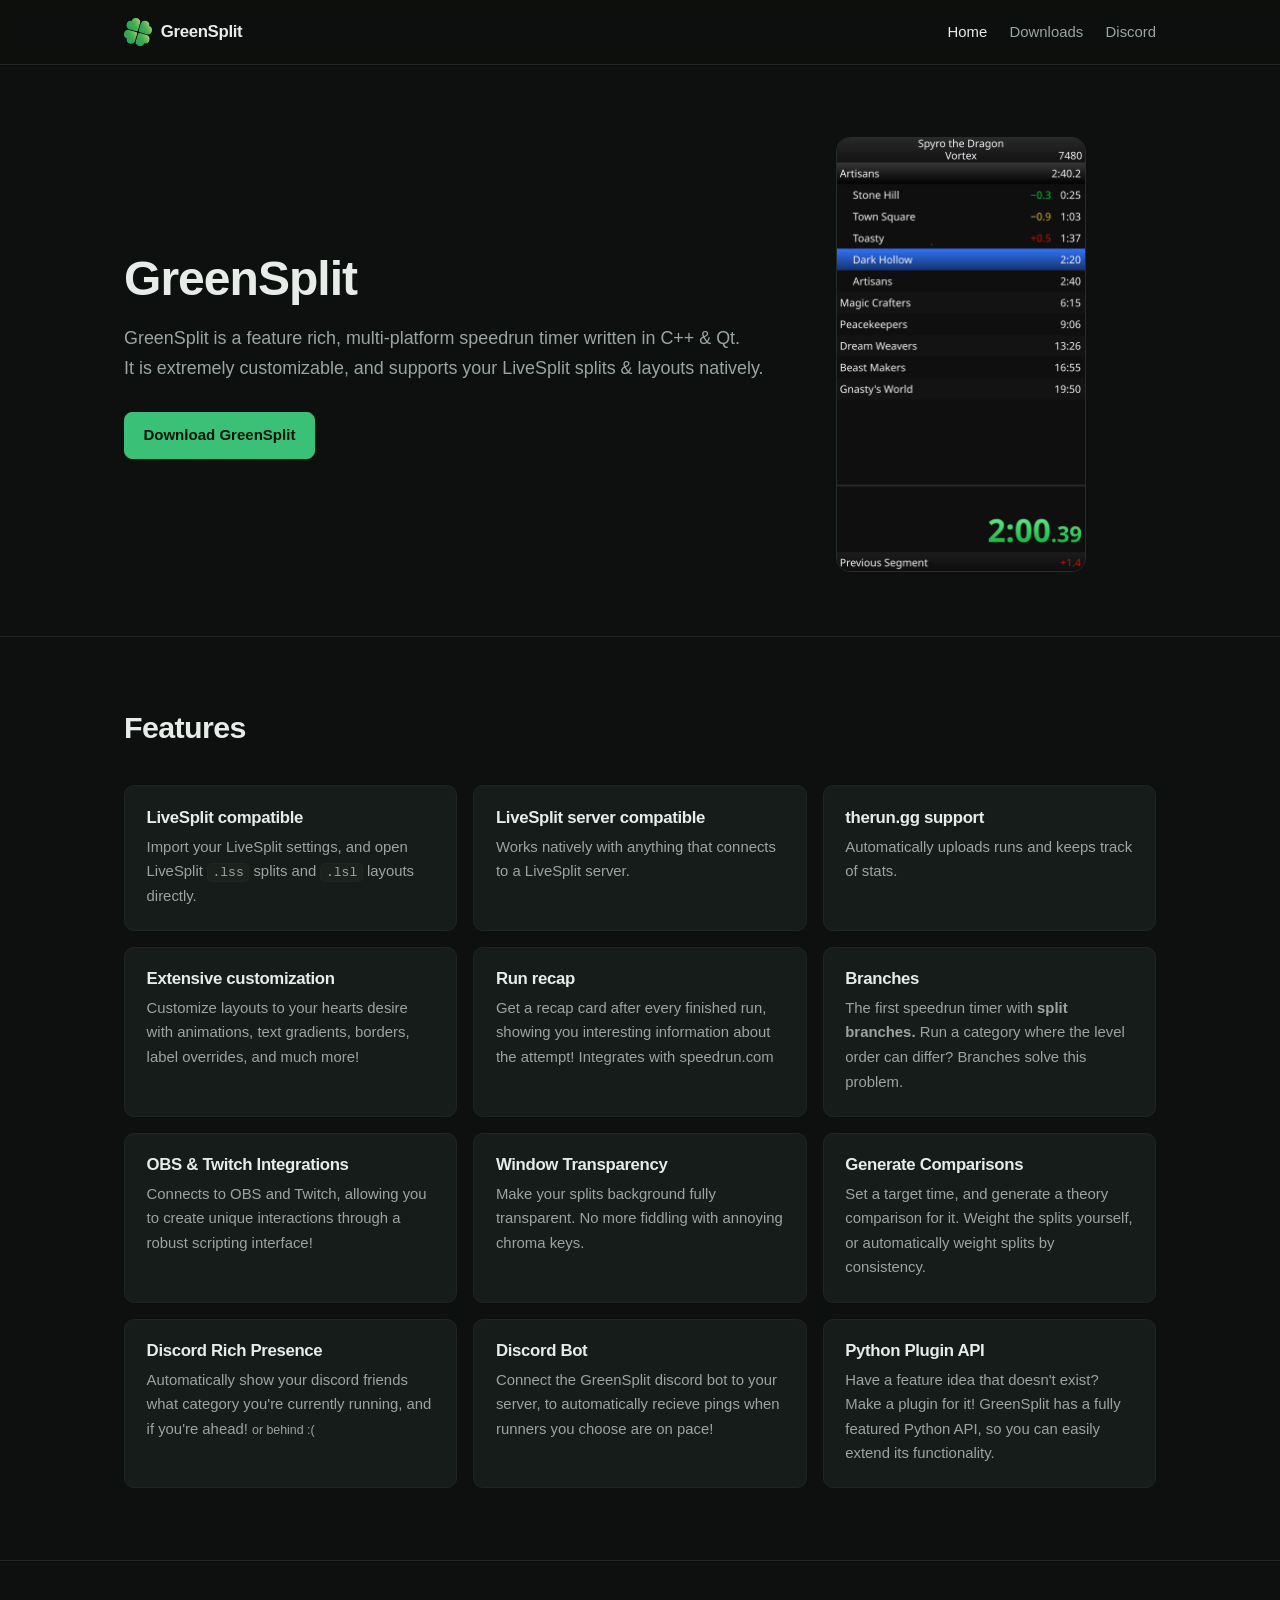
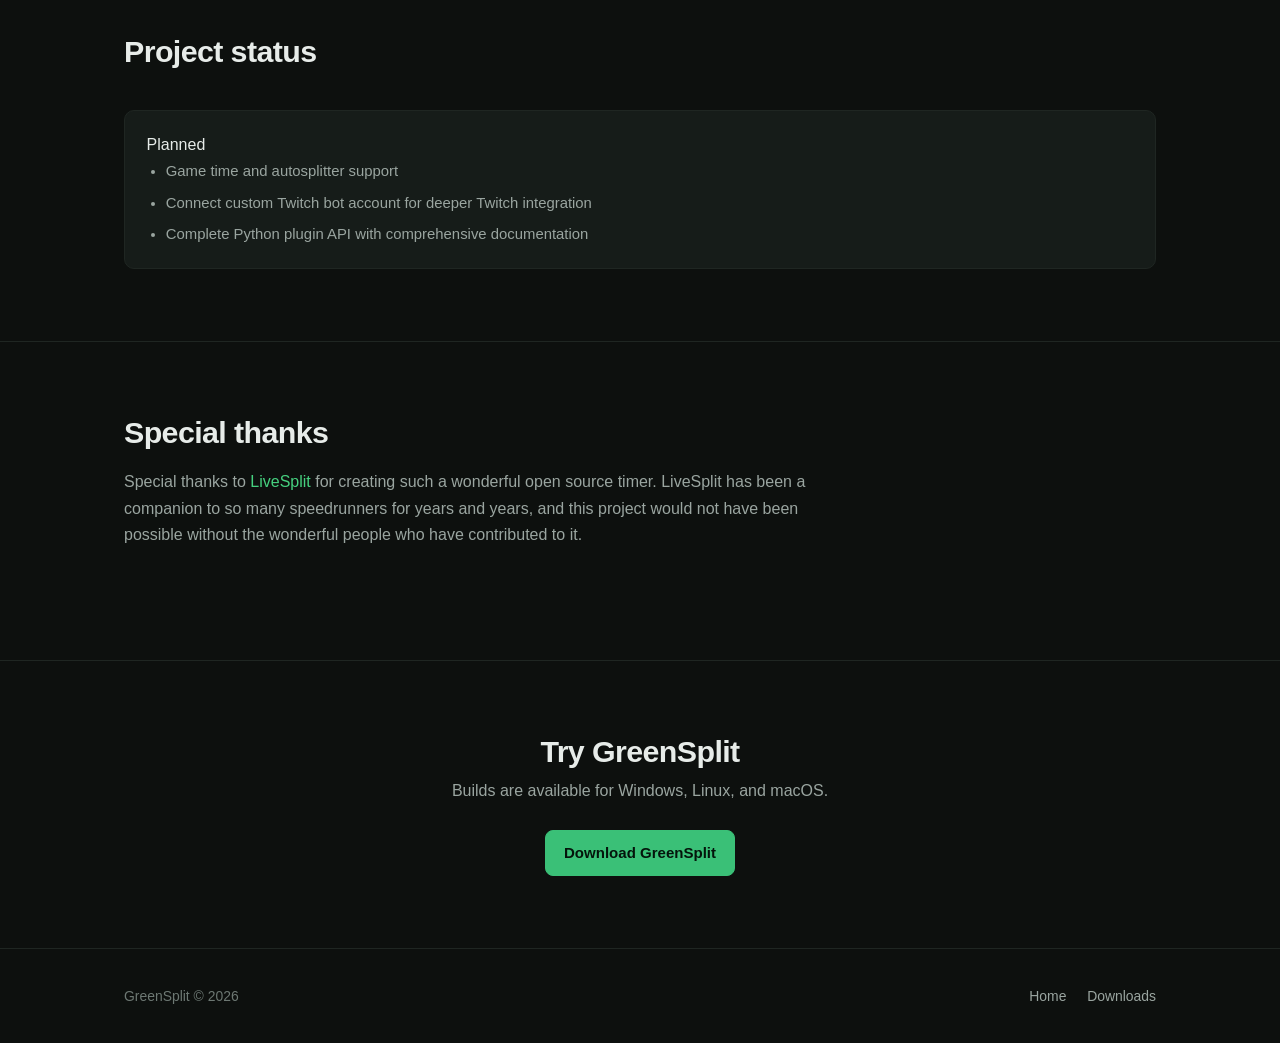
<file: index.html>
<!doctype html>
<html lang="en">
<head>
  <meta charset="utf-8">
  <meta name="viewport" content="width=device-width, initial-scale=1">
  <title>GreenSplit</title>
  <meta name="description" content="GreenSplit is an open-source speedrun timer for Windows, Linux, and macOS, with LiveSplit support, branches, plugins, OBS integration, and more.">
  <link rel="icon" href="assets/icon.png" type="image/png">
  <link rel="stylesheet" href="assets/css/style.css">
</head>
<body>

<!-- Header -->

<header class="site-header">
  <div class="wrap nav">
      <a class="brand" href="index.html">
        <img src="assets/icon.png" alt="" aria-hidden="true">
        GreenSplit
      </a>

    <button class="nav-toggle" type="button" aria-expanded="false" aria-controls="nav-links">Menu</button>

    <nav class="nav-links" id="nav-links">
      <a href="index.html" aria-current="page">Home</a>
      <a href="download.html">Downloads</a>
      <a href="https://server.greensplit.net" target="_blank" rel="noopener">Discord</a>
    </nav>
  </div>
</header>

<main>

  <!-- Hero -->
  <section class="hero">
    <div class="wrap hero-grid">
      <div class="hero-copy">
        <h1>GreenSplit</h1>
        <p class="lede">
          GreenSplit is a feature rich, multi-platform speedrun timer written in C++ & Qt.<br> It is extremely customizable, and supports your LiveSplit splits & layouts natively.
        </p>

        <div class="btn-row">
          <a class="btn btn-primary" href="download.html">Download GreenSplit</a>
        </div>
      </div>

      <img class="hero-picture" src="assets/greensplit-example.png" width="500" height="870"
        alt="GreenSplit Picture">
    </div>
  </section>

  <!-- Features -->
  <section class="section" id="features">
    <div class="wrap">
      <div class="section-head">
        <h2>Features</h2>
      </div>

      <div class="grid grid-3">

        <article class="card">
          <h3>LiveSplit compatible</h3>
          <p>Import your LiveSplit settings, and open LiveSplit <code>.lss</code> splits and <code>.lsl</code> layouts directly.</p>
        </article>

        <article class="card">
          <h3>LiveSplit server compatible</h3>
          <p>Works natively with anything that connects to a LiveSplit server.</p>
        </article>

        <article class="card">
          <h3>therun.gg support</h3>
          <p>Automatically uploads runs and keeps track of stats.</p>
        </article>

        <article class="card">
          <h3>Extensive customization</h3>
          <p>Customize layouts to your hearts desire with animations, text gradients, borders, label overrides, and much more!</p>
        </article>

        <article class="card">
          <h3>Run recap</h3>
          <p>Get a recap card after every finished run, showing you interesting information about the attempt! Integrates with speedrun.com</p>
        </article>

        <article class="card">
          <h3>Branches</h3>
          <p>The first speedrun timer with <strong>split branches.</strong> Run a category where the level order can differ?
          Branches solve this problem.</p>
        </article>

        <article class="card">
          <h3>OBS &amp; Twitch Integrations</h3>
          <p>Connects to OBS and Twitch, allowing you to create unique interactions through a robust scripting interface!</p>
        </article>

        <article class="card">
          <h3>Window Transparency</h3>
          <p>Make your splits background fully transparent. No more fiddling with annoying chroma keys.</p>
        </article>

        <article class="card">
          <h3>Generate Comparisons</h3>
          <p>Set a target time, and generate a theory comparison for it. Weight the
          splits yourself, or automatically weight splits by consistency.</p>
        </article>

        <article class="card">
          <h3>Discord Rich Presence</h3>
          <p>Automatically show your discord friends what category you're currently running, and if you're ahead! <small>or behind :(</small></p>
        </article>

        <article class="card">
          <h3>Discord Bot</h3>
          <p>Connect the GreenSplit discord bot to your server, to automatically recieve pings when runners you choose are on pace!</p>
        </article>

        <article class="card">
          <h3>Python Plugin API</h3>
          <p>Have a feature idea that doesn't exist? Make a plugin for it! GreenSplit has a fully featured Python API, so you can easily extend its functionality.</p>
        </article>

      </div>
    </div>
  </section>

  <!-- Status -->
  <section class="section" id="status">
    <div class="wrap">
      <div class="section-head">
        <h2>Project status</h2>
      </div>

      <article class="card status-card">
        <span class="tag tag-next">Planned</span>
        <ul class="simple-list">
          <li>Game time and autosplitter support</li>
          <li>Connect custom Twitch bot account for deeper Twitch integration</li>
          <li>Complete Python plugin API with comprehensive documentation</li>
        </ul>
      </article>
    </div>
  </section>

  <!-- Special Thanks -->
  <section class="section" id="special-thanks">
    <div class="wrap">
      <div class="section-head">
        <h2>Special thanks</h2>
        <p>
          Special thanks to
          <a href="https://github.com/LiveSplit/LiveSplit" target="_blank" rel="noopener noreferrer">LiveSplit</a>
          for creating such a wonderful open source timer. LiveSplit has been a companion to so many speedrunners for years and years, and this project would not have been possible without the wonderful people who have contributed to it.
        </p>
      </div>
    </div>
  </section>

  <!-- Download -->
  <section class="section cta">
    <div class="wrap">
      <h2>Try GreenSplit</h2>
      <p>Builds are available for Windows, Linux, and macOS.</p>
      <div class="btn-row">
        <a class="btn btn-primary" href="download.html">Download GreenSplit</a>
        <!--<a class="btn" href="download.html#source">Build from source</a>-->
      </div>
    </div>
  </section>

</main>

<footer class="site-footer">
  <div class="wrap footer-inner">
    <span>GreenSplit &copy; <span data-year>2026</span></span>
    <nav class="footer-links">
      <a href="index.html">Home</a>
      <a href="download.html">Downloads</a>
    </nav>
  </div>
</footer>

<script src="assets/js/main.js"></script>
</body>
</html>
</file>
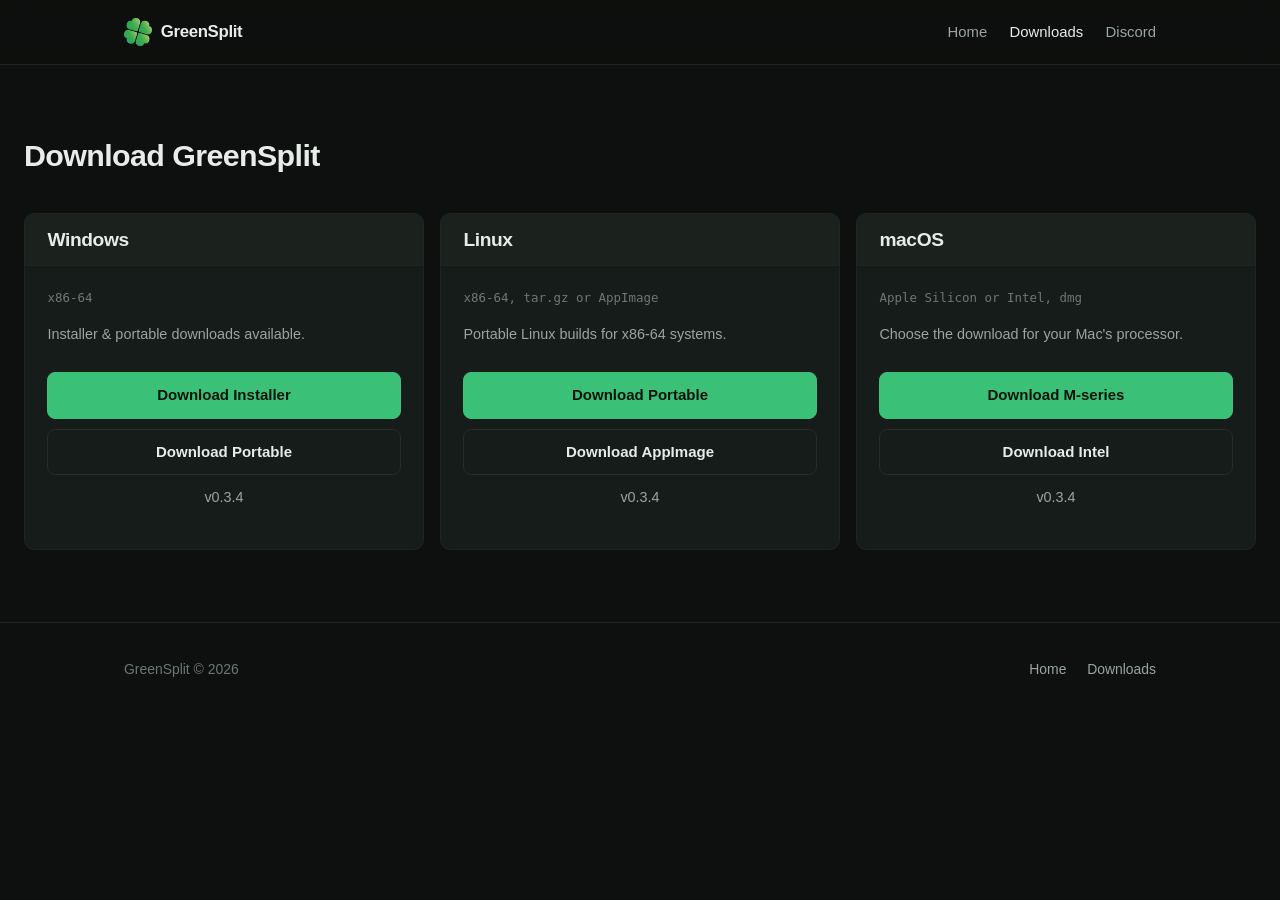
<file: download.html>
<!doctype html>
<html lang="en">
<head>
<meta charset="utf-8">
<meta name="viewport" content="width=device-width, initial-scale=1">
<title>GreenSplit</title>
<meta name="description" content="Download GreenSplit for Windows, Linux, and macOS.">
<link rel="icon" href="assets/icon.png" type="image/png">
<link rel="stylesheet" href="assets/css/style.css">

</head>
<body>

<header class="site-header">
  <div class="wrap nav">
      <a class="brand" href="index.html">
        <img src="assets/icon.png" alt="" aria-hidden="true">
        GreenSplit
      </a>
    <button class="nav-toggle" type="button" aria-expanded="false" aria-controls="nav-links">Menu</button>
    <nav class="nav-links" id="nav-links">
      <a href="index.html">Home</a>
      <a href="download.html" aria-current="page">Downloads</a>
      <a href="https://server.greensplit.net" target="_blank" rel="noopener">Discord</a>
    </nav>
  </div>
</header>

<main>
  <section class="section" style="border-top:0">
    <div class="wrap downloads-wrap">
      <div class="section-head">
        <h2>Download GreenSplit</h2>
      </div>

      <div class="grid grid-3">
        <div class="platform">
          <div class="platform-head">
            <h3>Windows</h3>
          </div>
          <div class="platform-body">
            <p class="arch">x86-64</p>
            <p>
              Installer &amp; portable downloads available.
            </p>
            <a class="btn btn-primary" href="https://github.com/GreenSplit/GreenSplit-Releases/releases/download/v0.3.4/GreenSplit-0.3.4-windows-x86_64-setup.exe">Download Installer</a>
            <a class="btn" href="https://github.com/GreenSplit/GreenSplit-Releases/releases/download/v0.3.4/GreenSplit-0.3.4-windows-x86_64.zip">Download Portable</a>
            <p class="platform-state">v0.3.4</p>
          </div>
        </div>

        <div class="platform">
          <div class="platform-head">
            <h3>Linux</h3>
          </div>
          <div class="platform-body">
            <p class="arch">x86-64, tar.gz or AppImage</p>
            <p>
              Portable Linux builds for x86-64 systems.
            </p>
            <a class="btn btn-primary" href="https://github.com/GreenSplit/GreenSplit-Releases/releases/download/v0.3.4/GreenSplit-0.3.4-linux-x86_64.tar.gz">Download Portable</a>
            <a class="btn" href="https://github.com/GreenSplit/GreenSplit-Releases/releases/download/v0.3.4/GreenSplit-0.3.4-linux-x86_64.AppImage">Download AppImage</a>
            <p class="platform-state">v0.3.4</p>
          </div>
        </div>

        <div class="platform">
          <div class="platform-head">
            <h3>macOS</h3>
          </div>
          <div class="platform-body">
            <p class="arch">Apple Silicon or Intel, dmg</p>
            <p>
              Choose the download for your Mac's processor.
            </p>
            <a class="btn btn-primary" href="https://github.com/GreenSplit/GreenSplit-Releases/releases/download/v0.3.4/GreenSplit-0.3.4-macos-arm64.dmg">Download M-series</a>
            <a class="btn" href="https://github.com/GreenSplit/GreenSplit-Releases/releases/download/v0.3.4/GreenSplit-0.3.4-macos-x86_64.dmg">Download Intel</a>
            <p class="platform-state">v0.3.4</p>
          </div>
        </div>
      </div>

    </div>
  </section>
</main>

<footer class="site-footer">
  <div class="wrap footer-inner">
    <span>GreenSplit &copy; <span data-year>2026</span></span>
    <nav class="footer-links">
      <a href="index.html">Home</a>
      <a href="download.html">Downloads</a>
    </nav>
  </div>
</footer>

<script src="assets/js/main.js"></script>
</body>
</html>
</file>
<file: assets/css/style.css>
/* GreenSplit site styles */

:root {
  --bg: #0d100e;
  --bg-soft: #121714;
  --surface: #161c19;
  --surface-2: #1b221e;
  --border: #262e29;
  --border-soft: #1f2622;

  --text: #e7ece9;
  --text-dim: #9aa5a0;
  --text-faint: #6d7873;

  --accent: #46d17f;
  --accent-soft: rgba(70, 209, 127, 0.12);
  --accent-line: rgba(70, 209, 127, 0.35);

  --btn-accent: #3ac077;
  --btn-accent-hover: #45cd83;
  --btn-accent-text: #04140b;

  --radius: 10px;
  --radius-lg: 14px;

  --font: -apple-system, BlinkMacSystemFont, "Segoe UI", Roboto, "Helvetica Neue",
    Arial, sans-serif;
  --mono: ui-monospace, "SF Mono", "JetBrains Mono", "Cascadia Mono", Menlo,
    Consolas, monospace;

  --wrap: 1080px;
}

*,
*::before,
*::after {
  box-sizing: border-box;
}

html {
  scroll-behavior: smooth;
  scroll-padding-top: 5rem;
}

body {
  margin: 0;
  background: var(--bg);
  color: var(--text);
  font-family: var(--font);
  font-size: 16px;
  line-height: 1.65;
  -webkit-font-smoothing: antialiased;
}

h1,
h2,
h3,
h4 {
  line-height: 1.2;
  margin: 0 0 0.6em;
  font-weight: 650;
  letter-spacing: -0.02em;
}

h1 {
  font-size: clamp(2.1rem, 5vw, 3rem);
}

h2 {
  font-size: clamp(1.5rem, 3vw, 1.9rem);
}

h3 {
  font-size: 1.05rem;
}

p {
  margin: 0 0 1rem;
}

a {
  color: var(--accent);
  text-decoration: none;
}

a:hover {
  text-decoration: underline;
}

code {
  font-family: var(--mono);
  font-size: 0.875em;
  background: var(--surface-2);
  border: 1px solid var(--border-soft);
  border-radius: 5px;
  padding: 0.1em 0.35em;
}

::selection {
  background: rgba(70, 209, 127, 0.3);
}

/* ---------- layout ---------- */

.wrap {
  width: 100%;
  max-width: var(--wrap);
  margin: 0 auto;
  padding: 0 1.5rem;
}

.section {
  padding: 4.5rem 0;
  border-top: 1px solid var(--border-soft);
}

.section-head {
  max-width: 46rem;
  margin-bottom: 2.5rem;
}

.section-head p {
  color: var(--text-dim);
  margin: 0;
}

.eyebrow {
  font-size: 0.76rem;
  text-transform: uppercase;
  letter-spacing: 0.11em;
  color: var(--accent);
  font-weight: 600;
  margin: 0 0 0.7rem;
}

/* ---------- header ---------- */

.site-header {
  position: sticky;
  top: 0;
  z-index: 50;
  background: rgba(13, 16, 14, 0.85);
  backdrop-filter: blur(10px);
  border-bottom: 1px solid var(--border-soft);
}

.nav {
  display: flex;
  align-items: center;
  gap: 1.5rem;
  height: 4rem;
}

.brand {
  display: inline-flex;
  align-items: center;
  gap: 0.55rem;
  color: var(--text);
  font-weight: 650;
  letter-spacing: -0.02em;
  font-size: 1.05rem;
}

.brand:hover {
  text-decoration: none;
}

.brand img {
  display: block;
  width: 1.75rem;
  height: 1.75rem;
  object-fit: contain;
}

.nav-links {
  display: flex;
  align-items: center;
  gap: 1.4rem;
  margin-left: auto;
}

.nav-links a {
  color: var(--text-dim);
  font-size: 0.93rem;
}

.nav-links a:hover,
.nav-links a[aria-current="page"] {
  color: var(--text);
  text-decoration: none;
}

.nav-toggle {
  display: none;
  margin-left: auto;
  background: none;
  border: 1px solid var(--border);
  border-radius: 8px;
  color: var(--text);
  padding: 0.4rem 0.6rem;
  cursor: pointer;
  font-size: 0.9rem;
}

/* ---------- buttons ---------- */

.btn {
  display: inline-flex;
  align-items: center;
  justify-content: center;
  gap: 0.5rem;
  padding: 0.62rem 1.15rem;
  border-radius: 8px;
  border: 1px solid var(--border);
  background: var(--surface);
  color: var(--text);
  font: inherit;
  font-size: 0.94rem;
  font-weight: 550;
  cursor: pointer;
  transition: background 0.15s ease, border-color 0.15s ease, color 0.15s ease;
}

.btn:hover {
  text-decoration: none;
  background: var(--surface-2);
  border-color: #333c36;
}

.btn-primary {
  background: var(--btn-accent);
  border-color: var(--btn-accent);
  color: var(--btn-accent-text);
  font-weight: 600;
}

.btn-primary:hover {
  background: var(--btn-accent-hover);
  border-color: var(--btn-accent-hover);
  color: var(--btn-accent-text);
}

.btn-row {
  display: flex;
  flex-wrap: wrap;
  gap: 0.7rem;
  align-items: center;
}

/* ---------- hero ---------- */

.hero {
  padding: 4.5rem 0 4rem;
}

.hero-grid {
  display: grid;
  grid-template-columns: minmax(0, 1fr) minmax(240px, 320px);
  gap: 3rem;
  align-items: center;
}

.hero-copy {
  max-width: 42rem;
}

.hero-copy h1 {
  margin-bottom: 1rem;
  white-space: nowrap;
}

.hero-copy .lede {
  font-size: 1.12rem;
  color: var(--text-dim);
  margin-bottom: 1.8rem;
}



/* ---------- hero picture ---------- */
.image-placeholder,
.hero-picture {
  width: min(100%, 250px);
  aspect-ratio: 50 / 87;
  border-radius: var(--radius-lg);
}

.image-placeholder {
  display: grid;
  place-items: center;
  padding: 2rem;
  border: 2px dashed var(--border);
  background: var(--surface);
  color: var(--text-faint);
  font-size: 0.82rem;
  font-weight: 650;
  letter-spacing: 0.12em;
  text-align: center;
}

.hero-picture {
  display: block;
  height: auto;
  object-fit: cover;
  border: 1px solid var(--border);
}

/* ---------- feature grid ---------- */

.grid {
  display: grid;
  gap: 1rem;
}

.grid-4 {
  grid-template-columns: repeat(4, minmax(0, 1fr));
}

.grid-3 {
  grid-template-columns: repeat(3, minmax(0, 1fr));
}

.grid-2 {
  grid-template-columns: repeat(2, minmax(0, 1fr));
}

.card {
  background: var(--surface);
  border: 1px solid var(--border-soft);
  border-radius: var(--radius);
  padding: 1.35rem;
}

.card h3 {
  margin-bottom: 0.4rem;
}

.card p {
  margin: 0;
  color: var(--text-dim);
  font-size: 0.93rem;
}

/* ---------- status ---------- */
.status-cards .tag {
  display: inline-block;
  margin-bottom: 0.8rem;
  font-size: 0.72rem;
  text-transform: uppercase;
  letter-spacing: 0.07em;
  font-weight: 650;
}

.simple-list {
  margin: 0;
  padding-left: 1.2rem;
  color: var(--text-dim);
  font-size: 0.93rem;
}

.simple-list li + li {
  margin-top: 0.45rem;
}

/* ---------- tables ---------- */

.table-scroll {
  overflow-x: auto;
  border: 1px solid var(--border-soft);
  border-radius: var(--radius);
}

table {
  width: 100%;
  border-collapse: collapse;
  font-size: 0.93rem;
}

th,
td {
  text-align: left;
  padding: 0.62rem 0.95rem;
  border-bottom: 1px solid var(--border-soft);
}

th {
  background: var(--surface);
  font-weight: 600;
  font-size: 0.82rem;
  text-transform: uppercase;
  letter-spacing: 0.05em;
  color: var(--text-dim);
}

tbody tr:last-child td {
  border-bottom: 0;
}

td code {
  white-space: nowrap;
}

/* ---------- code blocks ---------- */

.code {
  position: relative;
  margin: 0 0 1.25rem;
}

.code pre {
  margin: 0;
  overflow-x: auto;
  background: var(--bg-soft);
  border: 1px solid var(--border-soft);
  border-radius: var(--radius);
  padding: 0.95rem 1.05rem;
  font-family: var(--mono);
  font-size: 0.855rem;
  line-height: 1.6;
  color: #cfd8d3;
}

.code pre code {
  background: none;
  border: 0;
  padding: 0;
  font-size: inherit;
}

/* ---------- download cards ---------- */

.downloads-wrap {
  max-width: 1360px;
}

.platform {
  display: flex;
  flex-direction: column;
  background: var(--surface);
  border: 1px solid var(--border-soft);
  border-radius: var(--radius);
  overflow: hidden;
}

.platform-head {
  padding: 0.85rem 1.4rem;
  border-bottom: 1px solid var(--border-soft);
  background: var(--surface-2);
}

.platform-head h3 {
  margin: 0;
  font-size: 1.2rem;
  font-weight: 650;
}

.platform-body {
  display: flex;
  flex: 1 0 auto;
  flex-direction: column;
  padding: 1.4rem;
}

.platform .arch {
  font-family: var(--mono);
  font-size: 0.78rem;
  color: var(--text-faint);
  margin-bottom: 0.9rem;
}

.platform p {
  color: var(--text-dim);
  font-size: 0.9rem;
  flex: 1 0 auto;
}

.platform .arch,
.platform .platform-state {
  flex: 0 0 auto;
}

.platform .btn {
  width: 100%;
  margin-top: 0.6rem;
}

.platform-state {
  font-size: 0.78rem;
  margin-top: 0.7rem;
  color: var(--text-faint);
  text-align: center;
}

/* ---------- cta ---------- */

.cta {
  text-align: center;
  padding: 4.5rem 0;
}

.cta h2 {
  margin-bottom: 0.5rem;
}

.cta p {
  color: var(--text-dim);
  margin-bottom: 1.6rem;
}

.cta .btn-row {
  justify-content: center;
}

/* ---------- footer ---------- */

.site-footer {
  border-top: 1px solid var(--border-soft);
  padding: 2.2rem 0;
  color: var(--text-faint);
  font-size: 0.87rem;
}

.footer-inner {
  display: flex;
  flex-wrap: wrap;
  gap: 1rem 1.6rem;
  align-items: center;
  justify-content: space-between;
}

.footer-links {
  display: flex;
  gap: 1.3rem;
  flex-wrap: wrap;
}

.site-footer a {
  color: var(--text-dim);
}

.site-footer a:hover {
  color: var(--text);
}

/* ---------- responsive ---------- */

@media (max-width: 900px) {
  .nav-toggle {
    display: block;
  }

  .nav-links {
    display: none;
    position: absolute;
    top: 4rem;
    left: 0;
    right: 0;
    flex-direction: column;
    align-items: flex-start;
    gap: 0;
    background: var(--bg-soft);
    border-bottom: 1px solid var(--border);
    padding: 0.5rem 1.5rem 1rem;
  }

  .nav-links.open {
    display: flex;
  }

  .nav-links a {
    padding: 0.55rem 0;
    width: 100%;
    font-size: 1rem;
  }

  .hero-grid {
    grid-template-columns: minmax(0, 1fr);
    gap: 2.8rem;
    justify-items: start;
  }

  .grid-4,
  .grid-3 {
    grid-template-columns: repeat(2, minmax(0, 1fr));
  }

}

@media (max-width: 640px) {
  .hero-copy h1 {
    white-space: normal;
  }

  .grid-4,
  .grid-3,
  .grid-2 {
    grid-template-columns: minmax(0, 1fr);
  }


  .section {
    padding: 3.2rem 0;
  }

  .hero {
    padding: 3rem 0;
  }
}

@media (prefers-reduced-motion: reduce) {
  html {
    scroll-behavior: auto;
  }

  * {
    transition-duration: 0.01ms !important;
  }
}
</file>
